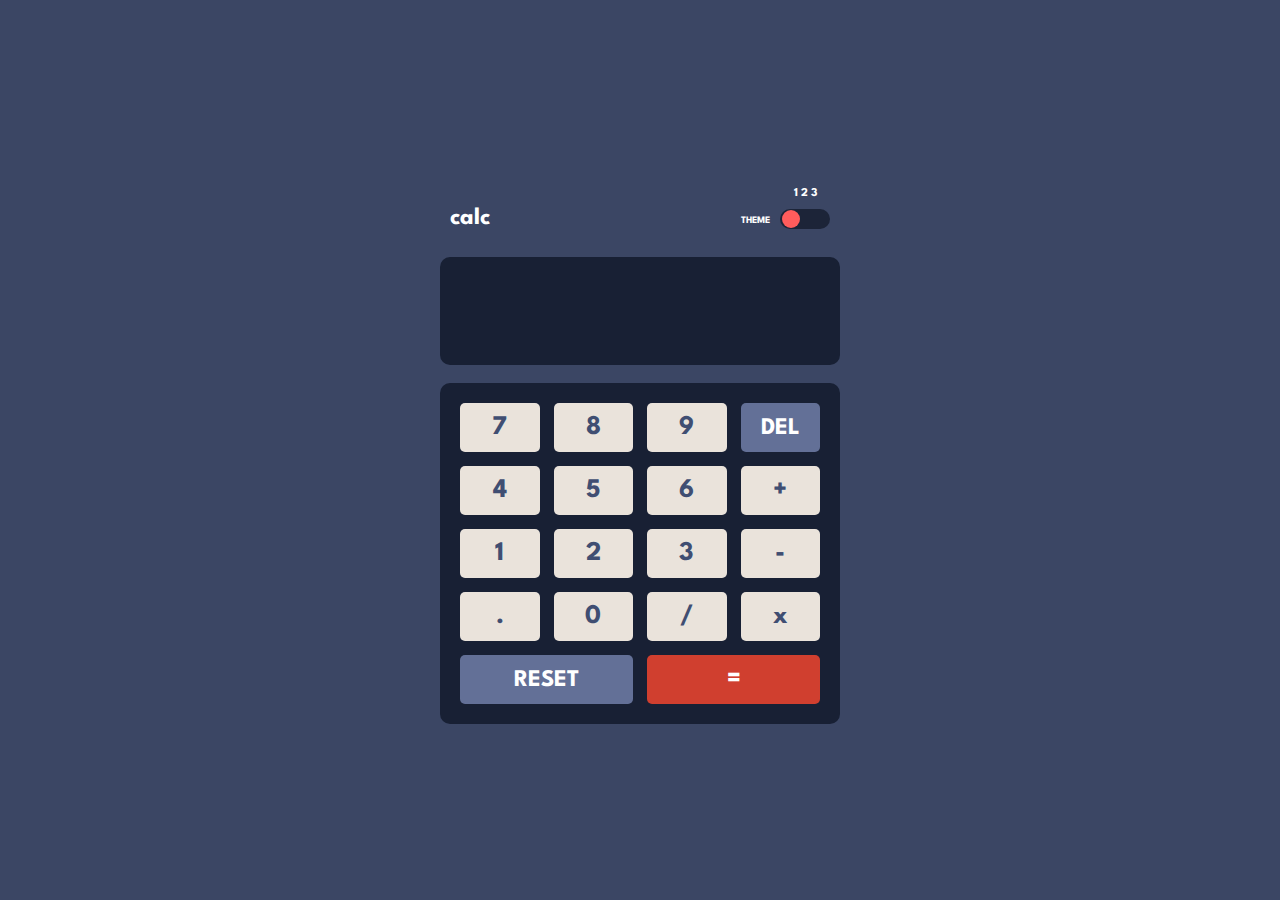
<file: index.html>
<!DOCTYPE html>
<html lang="en" class="theme-first">
  <head>
    <meta charset="UTF-8" />
    <meta name="viewport" content="width=device-width, initial-scale=1.0" />
    <title>CALCULATOR</title>
    <link rel="stylesheet" href="./style.css" />
  </head>
  <body>
    <div class="themeBtns">
      <p style="font-size: 24px">calc</p>
      <div class="btns">
        <p style="font-size: 10px">THEME</p>
        <div class="container">
          <label for="toggle" class="numbers">1 2 3</label>
          <div class="toggle-wrapper">
            <input type="checkbox" id="toggle" />
            <label for="toggle" class="toggle">
              <span class="slider"></span>
            </label>
          </div>
        </div>
      </div>
    </div>

    <div class="display"></div>
    <div class="calcBtns">
      <div class="grid-container">
        <button>7</button>
        <button>8</button>
        <button>9</button>
        <button class="del">DEL</button>

        <button>4</button>
        <button>5</button>
        <button>6</button>
        <button>+</button>

        <button>1</button>
        <button>2</button>
        <button>3</button>
        <button>-</button>

        <button>.</button>
        <button>0</button>
        <button>/</button>
        <button>x</button>

        <button class="reset">RESET</button>
        <button class="equals">=</button>
      </div>
    </div>
    <script src="./app.js"></script>
  </body>
</html>
</file>
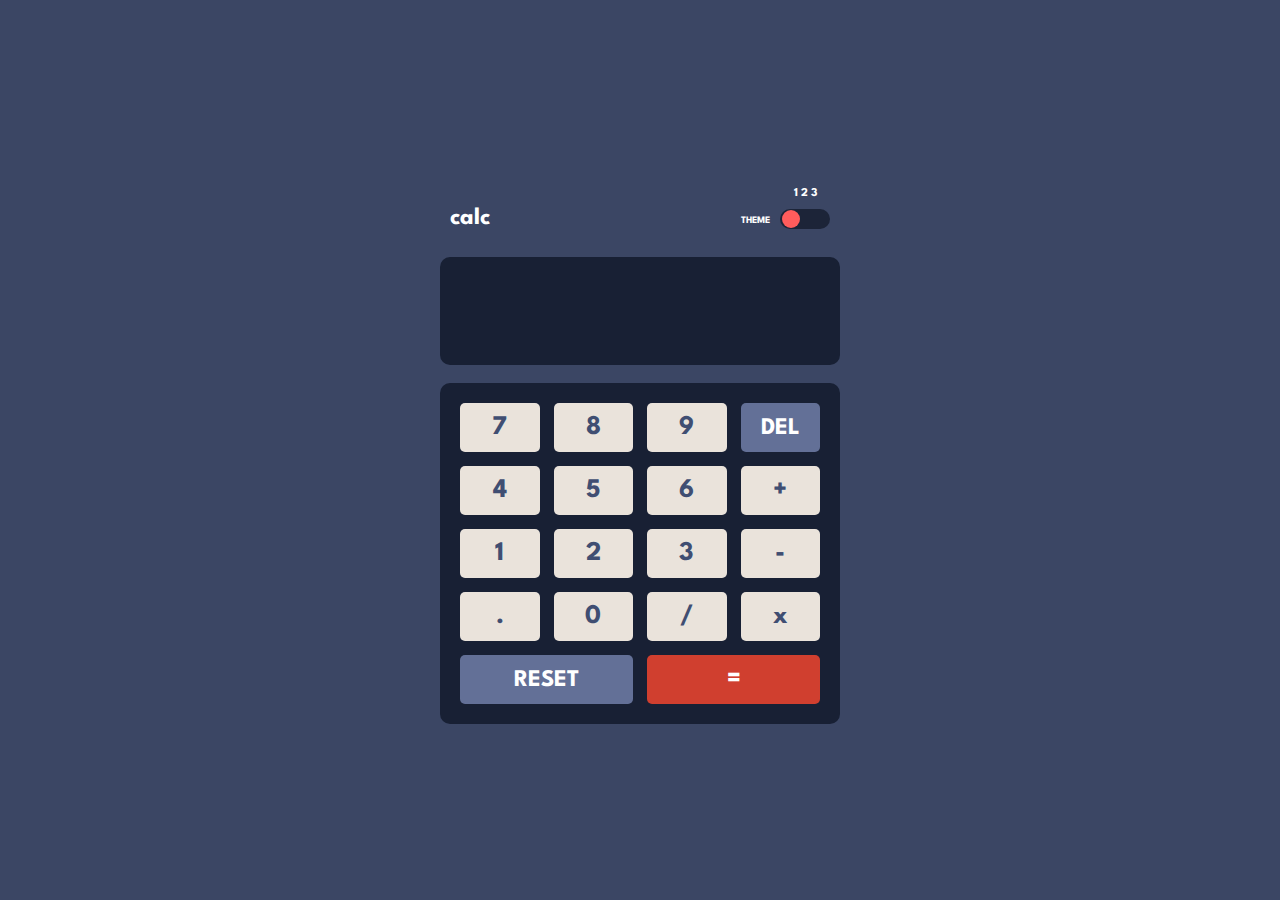
<file: index2.html>
<!DOCTYPE html>
<html lang="en" class="theme-first">
  <head>
    <meta charset="UTF-8" />
    <meta name="viewport" content="width=device-width, initial-scale=1.0" />
    <title>Calculator</title>
    <link rel="stylesheet" href="./style.css" />
  </head>
  <body>
    <div class="themeBtns">
      <p style="font-size: 24px;">calc</p>
      <div class="btns">
        <p style="font-size: 10px;">THEME</p>
        <div class="container">
          <label for="toggle" class="numbers">1 2 3</label>
          <div class="toggle-wrapper">
            <input type="checkbox" id="toggle" />
            <label for="toggle" class="toggle">
              <span class="slider"></span>
            </label>
          </div>
        </div>
      </div>
    </div>
    
    <div class="display"></div>
    <div class="calcBtns">
      <div class="grid-container">
        <button>7</button>
        <button>8</button>
        <button>9</button>
        <button class="del">DEL</button>

        <button>4</button>
        <button>5</button>
        <button>6</button>
        <button>+</button>

        <button>1</button>
        <button>2</button>
        <button>3</button>
        <button>-</button>

        <button>.</button>
        <button>0</button>
        <button>/</button>
        <button>x</button>

        <button class="reset">RESET</button>
        <button class="equals">=</button>
      </div>
    </div>

    <script src="./app.js"></script>
  </body>
</html>
</file>
<file: style.css>
@import url("https://fonts.googleapis.com/css2?family=League+Spartan:wght@100..900&display=swap");
* {
  margin: 0;
  padding: 0;
  box-sizing: border-box;
}
body {
  background-color: #3b4664;
  display: flex;
  flex-direction: column;
  justify-content: center;
  align-items: center;
  height: 100vh;
}

.calcBtns {
  display: flex;
  flex-direction: column;
  align-items: center;
  gap: 12px;
  background-color: hsl(224, 36%, 15%);
  padding: 20px;
  border-radius: 10px;
  width: 100%;
  max-width: 400px;
}

.grid-container {
  display: grid;
  grid-template-columns: repeat(4, 1fr);
  gap: 14px;
  width: 100%;
}

.grid-container button {
  background-color: #eae3db;
  padding: 12px;
  font-size: 27px;
  border: none;
  border-radius: 5px;
  cursor: pointer;
  font-weight: 700;
  width: 100%;
  font-family: "League Spartan", serif;
  color: hsl(224, 28%, 35%);
}

.themeBtns .btns .container {
}

.grid-container .del {
  background-color: hsl(225, 21%, 49%);
  color: white;
  font-size: 24px;
}

.grid-container .reset {
  grid-column: span 2;
  background-color: hsl(225, 21%, 49%);
  color: white;
  font-size: 24px;
}

.grid-container .equals {
  grid-column: span 2;
  background-color: hsl(6, 63%, 50%);
  color: white;
}

.display {
  background-color: hsl(224, 36%, 15%);
  padding: 30px;
  border-radius: 10px;
  width: 100%;
  max-width: 400px;
  height: 12vh;
  margin-bottom: 18px;
  font-size: 32px;
  color: white;
  font-weight: 700;
  text-align: right;
  overflow: hidden;
  font-family: "League Spartan", serif;
  text-overflow: ellipsis;
}

.themeBtns {
  display: flex;
  justify-content: space-between;
  align-items: end;
  width: 100%;
  max-width: 400px;
  font-family: "League Spartan", serif;
  color: white;
  font-weight: 700;
  padding: 10px;
  margin-bottom: 18px;
}

.themeBtns .btns {
  display: flex;
  align-items: center;
  gap: 10px;
}

.themeBtns .btns p {
  font-size: 10px;
  margin: 0;
  padding: 0;
  padding-top: 26px;
}

.themeBtns .container {
  display: flex;
  gap: 10px;
  display: flex;
  flex-direction: column;
}

.themeBtns .numbers {
  font-size: 12px;
  margin-top: 2px;
}

.themeBtns .toggle-wrapper {
  position: relative;
}

input[type="checkbox"] {
  display: none;
}

.toggle {
  width: 50px;
  height: 20px;
  background: #1c2438;
  border-radius: 50px;
  display: flex;
  align-items: center;
  position: relative;
  cursor: pointer;
  transition: 0.3s;
}

.slider {
  width: 18px;
  height: 18px;
  background: #ff5c5c;
  border-radius: 50%;
  position: absolute;
  left: 2px;
  transition: 0.3s;
}

input[type="checkbox"]:checked + .toggle {
  background: #44506a;
}

body.theme-first .slider {
  left: 2px;
}

body.theme-second .slider {
  left: 15px;
}
body.theme-third .slider{
  left: 30px;
}
body.theme-second {
  background-color: hsl(0, 0%, 90%);
}

body.theme-second .display {
  background-color: hsl(0, 0%, 93%);
  color: hsl(60, 10%, 19%);
}

body.theme-second .themeBtns {
  color: hsl(60, 10%, 19%);
}

body.theme-second .calcBtns {
  background-color: hsl(0, 5%, 81%);
}

body.theme-second .grid-container button {
  background-color: hsl(45, 7%, 89%);
  color: hsl(60, 10%, 19%);
}
body.theme-second .grid-container .del {
  background-color: hsl(185, 42%, 37%);
  color: hsl(0, 0%, 90%);
}
body.theme-second .grid-container .reset {
  background-color: hsl(185, 42%, 37%);
  color: hsl(0, 0%, 90%);
}

body.theme-second .grid-container .equals {
  background-color: hsl(25, 98%, 40%);
  color: hsl(0, 0%, 90%);
}

body.theme-second .themeBtns .btns .container .toggle {
  background-color: hsl(0, 5%, 81%);
}

.body.theme-second .slider {
  background-color: hsl(25, 98%, 40%);
}

body.theme-third {
  background-color: hsl(268, 75%, 9%);
}

body.theme-third .display {
  background-color: hsl(268, 71%, 12%);
  color: hsl(52, 100%, 62%);
}

body.theme-third .themeBtns {
  color: hsl(52, 100%, 62%);
}

body.theme-third .calcBtns {
  background-color: hsl(268, 71%, 12%);
}

body.theme-third .grid-container button {
  background-color: hsl(268, 47%, 21%);
  color: hsl(52, 100%, 62%);
}
body.theme-third .grid-container .del {
  background-color: hsl(281, 89%, 26%);
  color: hsl(0, 0%, 90%);
}
body.theme-third .grid-container .reset {
  background-color: hsl(281, 89%, 26%);
  color: hsl(0, 0%, 90%);
}

body.theme-third .grid-container .equals {
  background-color: hsl(176, 100%, 44%);
  color: black;
}
body.theme-third .themeBtns .btns .container .toggle {
  background-color: hsl(268, 71%, 12%);
}

body.theme-third .slider {
  background-color: hsl(176, 100%, 44%);
}

.themeBtns .container {
  display: flex;
  align-items: center;
  gap: 10px;
}
</file>
